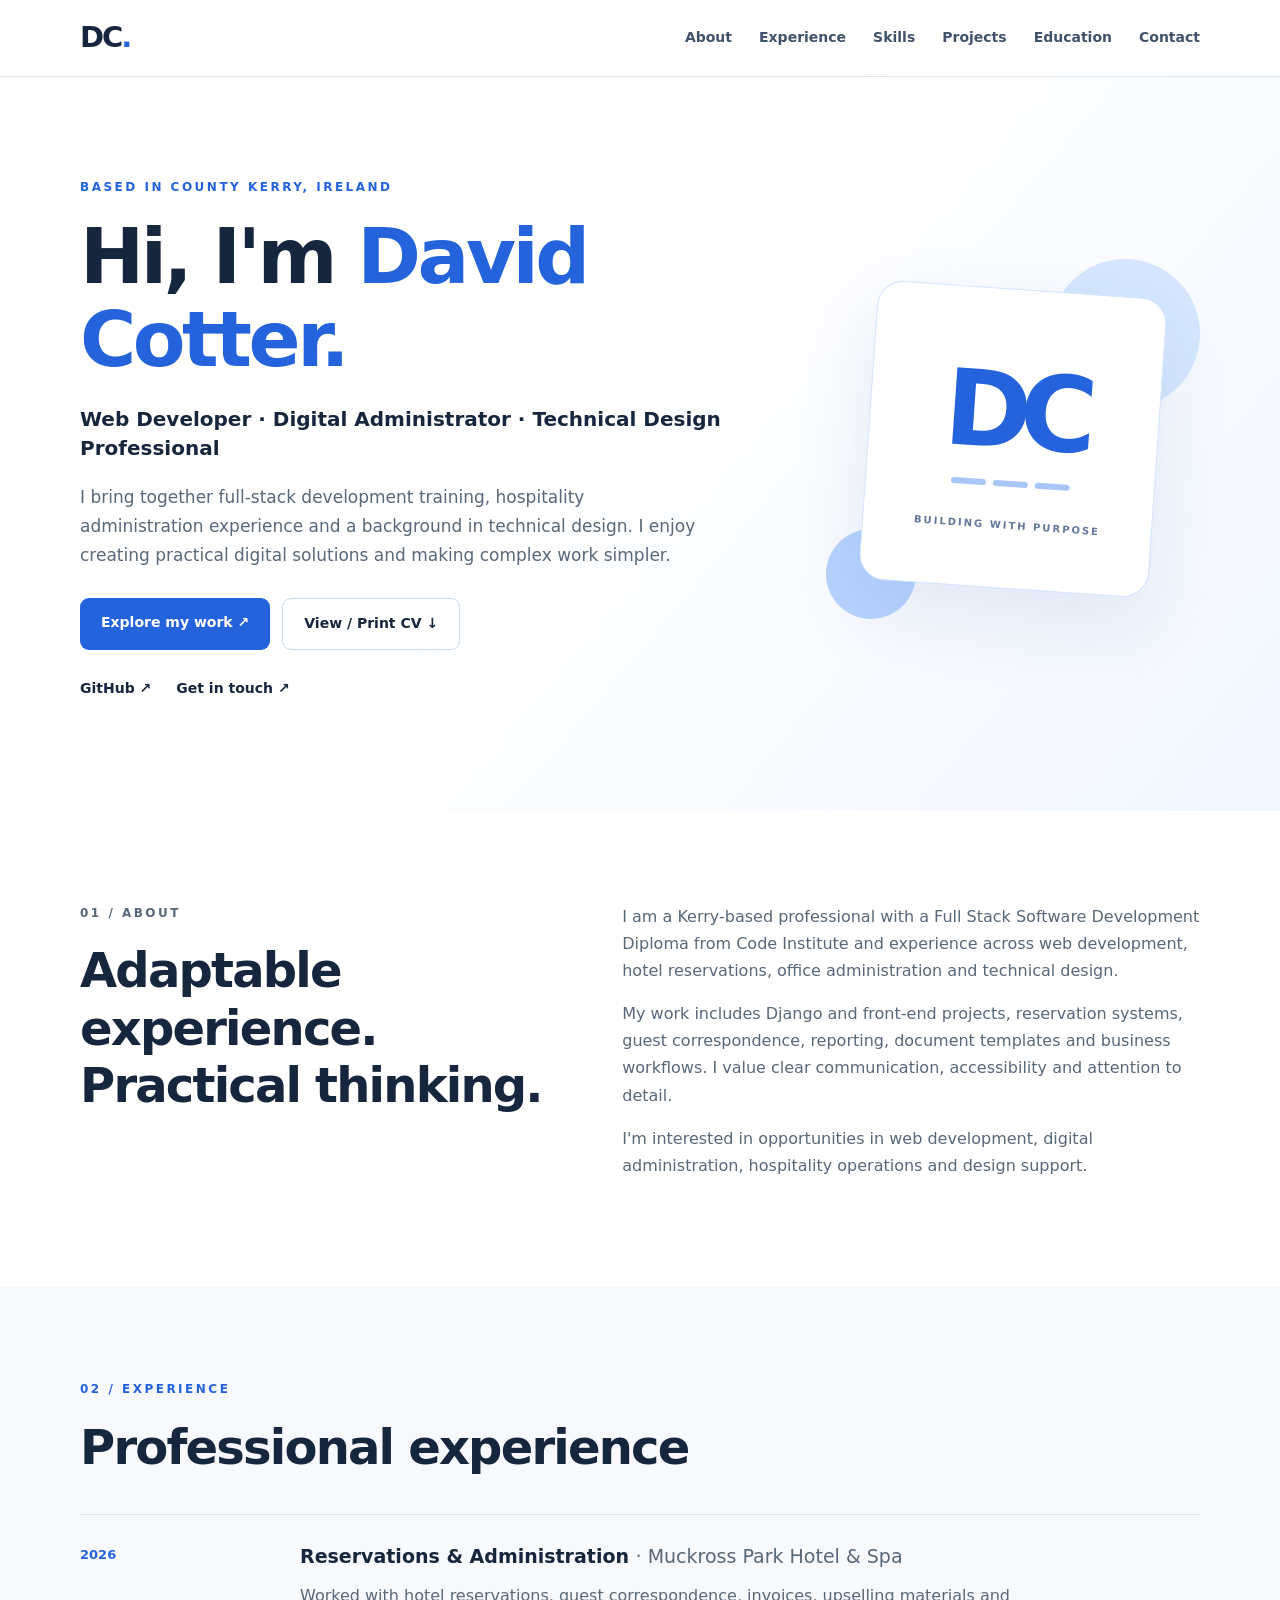
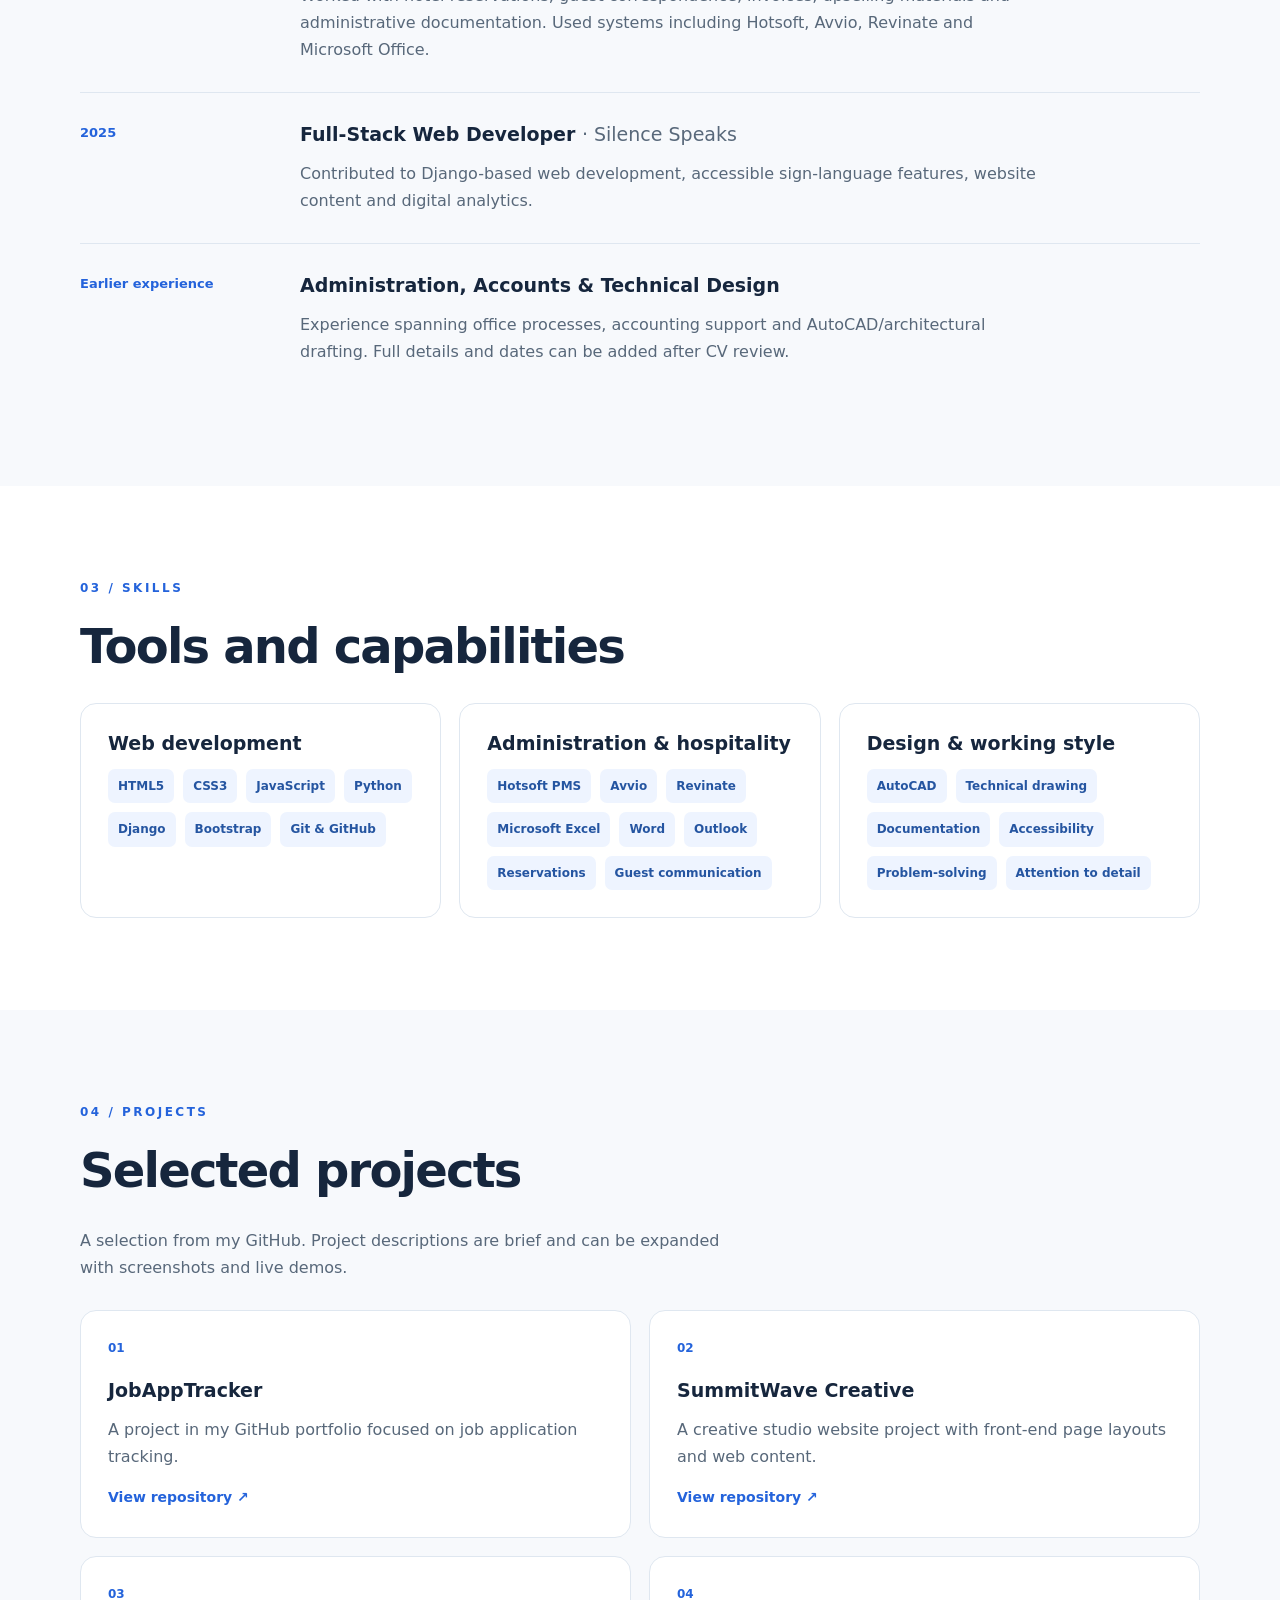
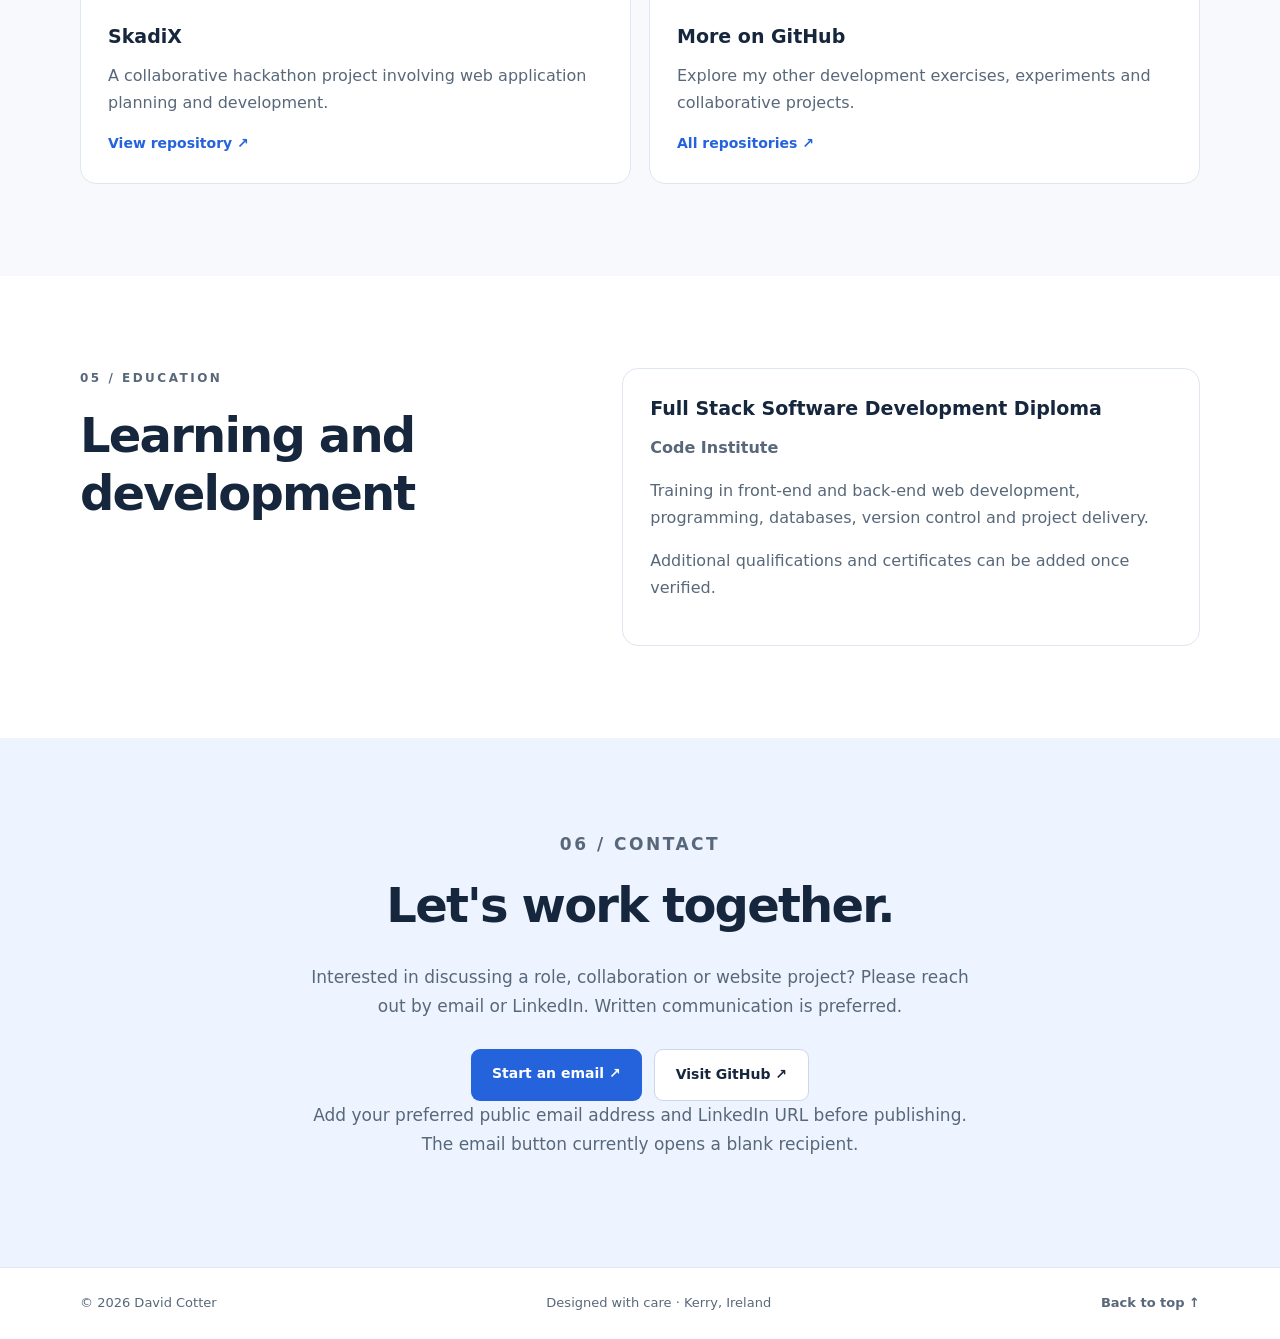
<file: index.html>
<html lang="en">
  <head>
    <meta charset="utf-8" />
    <meta name="viewport" content="width=device-width,initial-scale=1" />
    <meta
      name="description"
      content="David Cotter — portfolio, experience, projects and CV. Web development, digital administration and technical design in Kerry, Ireland."
    />
    <meta name="theme-color" content="#f7f9fc" />
    <title>David Cotter | Portfolio & CV</title>
    <link rel="stylesheet" href="styles.css" />
    <script defer src="script.js"></script>
  </head>
  <body>
    <a class="skip" href="#main">Skip to content</a>
    <header class="site-header">
      <div class="wrap nav">
        <a class="logo" href="#home">DC<span>.</span></a
        ><button
          class="menu"
          aria-label="Toggle navigation"
          aria-expanded="false"
          aria-controls="navlinks"
        >
          ☰
        </button>
        <nav id="navlinks" aria-label="Main navigation">
          <a href="#about">About</a><a href="#experience">Experience</a
          ><a href="#skills">Skills</a><a href="#projects">Projects</a
          ><a href="#education">Education</a><a href="#contact">Contact</a>
        </nav>
      </div>
    </header>
    <main id="main">
      <section class="hero" id="home">
        <div class="wrap hero-grid">
          <div>
            <p class="eyebrow">BASED IN COUNTY KERRY, IRELAND</p>
            <h1>Hi, I'm <span>David Cotter.</span></h1>
            <p class="lead">
              Web Developer · Digital Administrator · Technical Design
              Professional
            </p>
            <p class="intro">
              I bring together full-stack development training, hospitality
              administration experience and a background in technical design. I
              enjoy creating practical digital solutions and making complex work
              simpler.
            </p>
            <div class="actions">
              <a class="btn primary" href="#projects">Explore my work ↗</a
              ><a
                class="btn secondary"
                href="cv.html"
                target="_blank"
                rel="noopener"
                >View / Print CV ↓</a
              >
            </div>
            <div class="social">
              <a
                href="https://github.com/trxdave"
                target="_blank"
                rel="noopener noreferrer"
                >GitHub ↗</a
              ><a href="#contact">Get in touch ↗</a>
            </div>
          </div>
          <div class="hero-art" aria-hidden="true">
            <div class="art-card">
              <span class="art-mark">DC</span>
              <div class="art-lines"><i></i><i></i><i></i></div>
              <span class="art-caption">BUILDING WITH PURPOSE</span>
            </div>
            <span class="orb orb-one"></span><span class="orb orb-two"></span>
          </div>
        </div>
      </section>
      <section id="about" class="section">
        <div class="wrap two">
          <div>
            <p class="eyebrow">01 / ABOUT</p>
            <h2>Adaptable experience.<br />Practical thinking.</h2>
          </div>
          <div>
            <p>
              I am a Kerry-based professional with a Full Stack Software
              Development Diploma from Code Institute and experience across web
              development, hotel reservations, office administration and
              technical design.
            </p>
            <p>
              My work includes Django and front-end projects, reservation
              systems, guest correspondence, reporting, document templates and
              business workflows. I value clear communication, accessibility and
              attention to detail.
            </p>
            <p>
              I'm interested in opportunities in web development, digital
              administration, hospitality operations and design support.
            </p>
          </div>
        </div>
      </section>
      <section id="experience" class="section tinted">
        <div class="wrap">
          <p class="eyebrow">02 / EXPERIENCE</p>
          <h2>Professional experience</h2>
          <div class="timeline">
            <article class="entry">
              <div class="entry-date">2026</div>
              <div>
                <h3>
                  Reservations & Administration
                  <span>· Muckross Park Hotel & Spa</span>
                </h3>
                <p>
                  Worked with hotel reservations, guest correspondence,
                  invoices, upselling materials and administrative
                  documentation. Used systems including Hotsoft, Avvio, Revinate
                  and Microsoft Office.
                </p>
              </div>
            </article>
            <article class="entry">
              <div class="entry-date">2025</div>
              <div>
                <h3>Full-Stack Web Developer <span>· Silence Speaks</span></h3>
                <p>
                  Contributed to Django-based web development, accessible
                  sign-language features, website content and digital analytics.
                </p>
              </div>
            </article>
            <article class="entry">
              <div class="entry-date">Earlier experience</div>
              <div>
                <h3>Administration, Accounts & Technical Design</h3>
                <p>
                  Experience spanning office processes, accounting support and
                  AutoCAD/architectural drafting. Full details and dates can be
                  added after CV review.
                </p>
              </div>
            </article>
          </div>
        </div>
      </section>
      <section id="skills" class="section">
        <div class="wrap">
          <p class="eyebrow">03 / SKILLS</p>
          <h2>Tools and capabilities</h2>
          <div class="skill-grid">
            <div class="panel">
              <h3>Web development</h3>
              <div class="tags">
                <span>HTML5</span><span>CSS3</span><span>JavaScript</span
                ><span>Python</span><span>Django</span><span>Bootstrap</span
                ><span>Git & GitHub</span>
              </div>
            </div>
            <div class="panel">
              <h3>Administration & hospitality</h3>
              <div class="tags">
                <span>Hotsoft PMS</span><span>Avvio</span><span>Revinate</span
                ><span>Microsoft Excel</span><span>Word</span
                ><span>Outlook</span><span>Reservations</span
                ><span>Guest communication</span>
              </div>
            </div>
            <div class="panel">
              <h3>Design & working style</h3>
              <div class="tags">
                <span>AutoCAD</span><span>Technical drawing</span
                ><span>Documentation</span><span>Accessibility</span
                ><span>Problem-solving</span><span>Attention to detail</span>
              </div>
            </div>
          </div>
        </div>
      </section>
      <section id="projects" class="section tinted">
        <div class="wrap">
          <p class="eyebrow">04 / PROJECTS</p>
          <h2>Selected projects</h2>
          <p class="section-note">
            A selection from my GitHub. Project descriptions are brief and can
            be expanded with screenshots and live demos.
          </p>
          <div class="project-grid">
            <article class="project">
              <span class="project-index">01</span>
              <h3>JobAppTracker</h3>
              <p>
                A project in my GitHub portfolio focused on job application
                tracking.
              </p>
              <a
                href="https://github.com/trxdave/JobAppTracker"
                target="_blank"
                rel="noopener noreferrer"
                >View repository ↗</a
              >
            </article>
            <article class="project">
              <span class="project-index">02</span>
              <h3>SummitWave Creative</h3>
              <p>
                A creative studio website project with front-end page layouts
                and web content.
              </p>
              <a
                href="https://github.com/trxdave/SummitWave-Creative"
                target="_blank"
                rel="noopener noreferrer"
                >View repository ↗</a
              >
            </article>
            <article class="project">
              <span class="project-index">03</span>
              <h3>SkadiX</h3>
              <p>
                A collaborative hackathon project involving web application
                planning and development.
              </p>
              <a
                href="https://github.com/trxdave/SkadiX"
                target="_blank"
                rel="noopener noreferrer"
                >View repository ↗</a
              >
            </article>
            <article class="project">
              <span class="project-index">04</span>
              <h3>More on GitHub</h3>
              <p>
                Explore my other development exercises, experiments and
                collaborative projects.
              </p>
              <a
                href="https://github.com/trxdave?tab=repositories"
                target="_blank"
                rel="noopener noreferrer"
                >All repositories ↗</a
              >
            </article>
          </div>
        </div>
      </section>
      <section id="education" class="section">
        <div class="wrap two">
          <div>
            <p class="eyebrow">05 / EDUCATION</p>
            <h2>Learning and development</h2>
          </div>
          <div class="panel">
            <h3>Full Stack Software Development Diploma</h3>
            <p><strong>Code Institute</strong></p>
            <p>
              Training in front-end and back-end web development, programming,
              databases, version control and project delivery.
            </p>
            <p class="muted">
              Additional qualifications and certificates can be added once
              verified.
            </p>
          </div>
        </div>
      </section>
      <section id="contact" class="section contact">
        <div class="wrap contact-inner">
          <p class="eyebrow">06 / CONTACT</p>
          <h2>Let's work together.</h2>
          <p>
            Interested in discussing a role, collaboration or website project?
            Please reach out by email or LinkedIn. Written communication is
            preferred.
          </p>
          <div class="actions">
            <a
              class="btn primary"
              href="mailto:?subject=Portfolio%20enquiry%20for%20David%20Cotter"
              >Start an email ↗</a
            ><a
              class="btn secondary"
              href="https://github.com/trxdave"
              target="_blank"
              rel="noopener noreferrer"
              >Visit GitHub ↗</a
            >
          </div>
          <p class="muted small">
            Add your preferred public email address and LinkedIn URL before
            publishing. The email button currently opens a blank recipient.
          </p>
        </div>
      </section>
    </main>
    <footer>
      <div class="wrap footer-inner">
        <span>© <span id="year">2026</span> David Cotter</span
        ><span>Designed with care · Kerry, Ireland</span
        ><a href="#home">Back to top ↑</a>
      </div>
    </footer>
  </body>
</html>
</file>
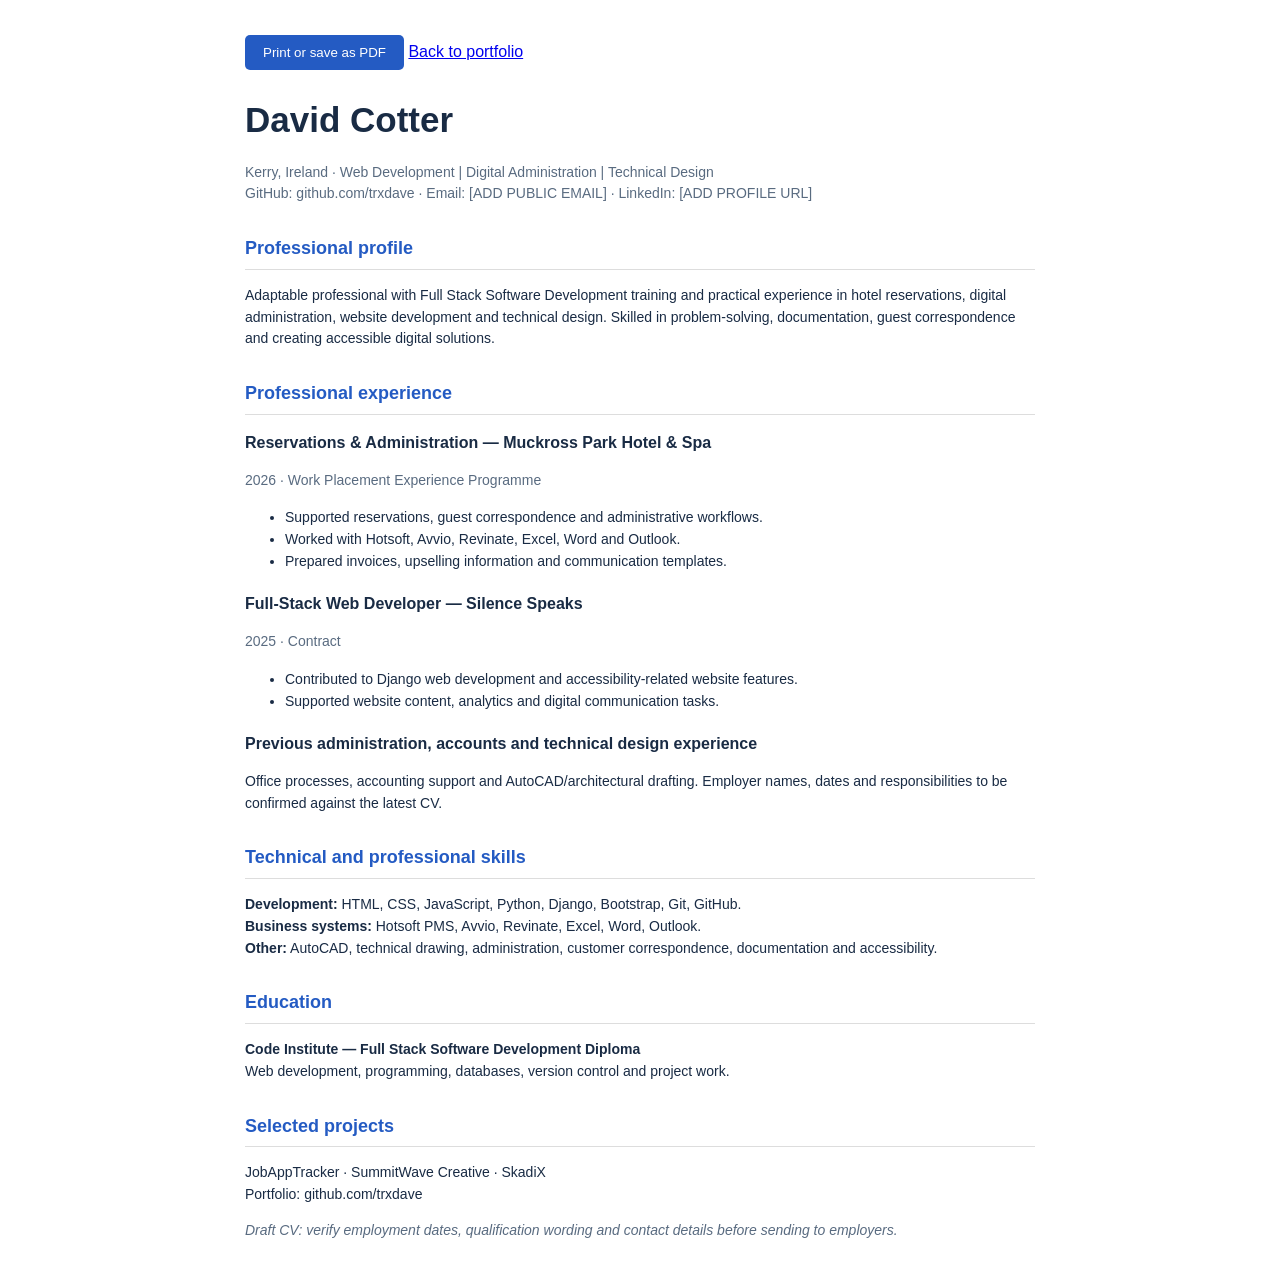
<file: cv.html>
<!DOCTYPE html>
<html lang="en">
  <head>
    <meta charset="utf-8" />
    <meta name="viewport" content="width=device-width,initial-scale=1" />
    <title>David Cotter | CV</title>
    <style>
      body {
        font-family: Arial, sans-serif;
        color: #192b44;
        line-height: 1.55;
        max-width: 790px;
        margin: 35px auto;
        padding: 0 24px;
      }

      h1 {
        font-size: 35px;
        margin-bottom: 0;
      }

      h2 {
        color: #245bc3;
        font-size: 18px;
        border-bottom: 1px solid #ddd;
        padding-bottom: 6px;
        margin-top: 30px;
      }

      p,
      li {
        font-size: 14px;
      }
      .muted {
        color: #596b80;
      }
      .actions {
        margin: 20px 0;
      }
      .actions button {
        padding: 10px 18px;
        border: 0;
        background: #245bc3;
        color: white;
        border-radius: 5px;
        cursor: pointer;
      }
      article {
        margin-bottom: 20px;
      }
      h3 {
        margin-bottom: 4px;
        font-size: 16px;
      }
      @media print {
        .actions {
          display: none;
        }
        body {
          margin: 0;
          max-width: none;
        }
        a {
          color: inherit;
          text-decoration: none;
        }
      }
    </style>
  </head>
  <body>
    <div class="actions">
      <button onclick="window.print()">Print or save as PDF</button>
      <a href="index.html">Back to portfolio</a>
    </div>
    <h1>David Cotter</h1>
    <p class="muted">
      Kerry, Ireland · Web Development | Digital Administration | Technical
      Design<br />GitHub: github.com/trxdave · Email: [ADD PUBLIC EMAIL] ·
      LinkedIn: [ADD PROFILE URL]
    </p>
    <h2>Professional profile</h2>
    <p>
      Adaptable professional with Full Stack Software Development training and
      practical experience in hotel reservations, digital administration,
      website development and technical design. Skilled in problem-solving,
      documentation, guest correspondence and creating accessible digital
      solutions.
    </p>
    <h2>Professional experience</h2>
    <article>
      <h3>Reservations & Administration — Muckross Park Hotel & Spa</h3>
      <p class="muted">2026 · Work Placement Experience Programme</p>
      <ul>
        <li>
          Supported reservations, guest correspondence and administrative
          workflows.
        </li>
        <li>Worked with Hotsoft, Avvio, Revinate, Excel, Word and Outlook.</li>
        <li>
          Prepared invoices, upselling information and communication templates.
        </li>
      </ul>
    </article>
    <article>
      <h3>Full-Stack Web Developer — Silence Speaks</h3>
      <p class="muted">2025 · Contract</p>
      <ul>
        <li>
          Contributed to Django web development and accessibility-related
          website features.
        </li>
        <li>
          Supported website content, analytics and digital communication tasks.
        </li>
      </ul>
    </article>
    <article>
      <h3>Previous administration, accounts and technical design experience</h3>
      <p>
        Office processes, accounting support and AutoCAD/architectural drafting.
        Employer names, dates and responsibilities to be confirmed against the
        latest CV.
      </p>
    </article>
    <h2>Technical and professional skills</h2>
    <p>
      <strong>Development:</strong> HTML, CSS, JavaScript, Python, Django,
      Bootstrap, Git, GitHub.<br /><strong>Business systems:</strong> Hotsoft
      PMS, Avvio, Revinate, Excel, Word, Outlook.<br /><strong>Other:</strong>
      AutoCAD, technical drawing, administration, customer correspondence,
      documentation and accessibility.
    </p>
    <h2>Education</h2>
    <p>
      <strong>Code Institute — Full Stack Software Development Diploma</strong
      ><br />Web development, programming, databases, version control and
      project work.
    </p>
    <h2>Selected projects</h2>
    <p>
      JobAppTracker · SummitWave Creative · SkadiX<br />Portfolio:
      github.com/trxdave
    </p>
    <p class="muted">
      <em
        >Draft CV: verify employment dates, qualification wording and contact
        details before sending to employers.</em
      >
    </p>
  </body>
</html>
</file>
<file: styles.css>
:root {
  --ink: #16263d;
  --muted: #58687a;
  --blue: #2463db;
  --pale: #eef4ff;
  --bg: #fff;
  --line: #dfe7f0;
  --soft: #f7f9fc;
}
* {
  box-sizing: border-box;
}
html {
  scroll-behavior: smooth;
  scroll-padding-top: 80px;
}
body {
  margin: 0;
  font-family: Inter, system-ui, -apple-system, "Segoe UI", sans-serif;
  color: var(--ink);
  background: var(--bg);
  line-height: 1.7;
}
a {
  color: inherit;
}
a:focus-visible,
button:focus-visible {
  outline: 3px solid #f3a84a;
  outline-offset: 4px;
}
.wrap {
  width: min(1120px, calc(100% - 44px));
  margin: auto;
}
.skip {
  position: absolute;
  top: -70px;
  left: 10px;
  background: white;
  padding: 10px;
  z-index: 20;
}
.skip:focus {
  top: 10px;
}
.site-header {
  position: sticky;
  top: 0;
  background: #ffffffee;
  backdrop-filter: blur(14px);
  border-bottom: 1px solid var(--line);
  z-index: 10;
}
.nav {
  height: 76px;
  display: flex;
  justify-content: space-between;
  align-items: center;
}
.logo {
  text-decoration: none;
  font-size: 29px;
  font-weight: 850;
  letter-spacing: -2px;
}
.logo span,
.hero h1 span {
  color: var(--blue);
}
nav {
  display: flex;
  gap: 27px;
}
nav a {
  text-decoration: none;
  font-size: 14px;
  font-weight: 650;
  color: #40536a;
}
nav a:hover,
.social a:hover,
.project a:hover {
  color: var(--blue);
}
.menu {
  display: none;
  border: 1px solid var(--line);
  border-radius: 8px;
  background: white;
  padding: 7px 12px;
  font-size: 22px;
}
.hero {
  background: linear-gradient(130deg, #fff 45%, #f1f6ff);
  padding: 100px 0 110px;
}
.hero-grid {
  display: grid;
  grid-template-columns: 1.3fr 0.7fr;
  align-items: center;
  gap: 50px;
}
.eyebrow {
  font-size: 12px;
  font-weight: 850;
  letter-spacing: 2.5px;
  color: var(--blue);
  margin: 0 0 19px;
}
h1,
h2,
h3,
p {
  margin-top: 0;
}
h1 {
  font-size: clamp(45px, 6vw, 78px);
  line-height: 1.08;
  letter-spacing: -3.5px;
  margin-bottom: 23px;
}
h2 {
  font-size: clamp(32px, 4vw, 48px);
  letter-spacing: -1.8px;
  line-height: 1.2;
  margin-bottom: 28px;
}
h3 {
  font-size: 19px;
  line-height: 1.35;
  margin-bottom: 12px;
}
.lead {
  font-size: 20px;
  font-weight: 700;
  line-height: 1.45;
}
.intro {
  max-width: 620px;
  font-size: 17px;
  color: var(--muted);
}
.actions {
  display: flex;
  flex-wrap: wrap;
  gap: 12px;
  margin-top: 28px;
}
.btn {
  display: inline-block;
  padding: 13px 21px;
  border-radius: 9px;
  text-decoration: none;
  font-size: 14px;
  font-weight: 750;
}
.primary {
  background: var(--blue);
  color: white;
}
.primary:hover {
  background: #164bb3;
}
.secondary {
  background: white;
  border: 1px solid #cbd8eb;
  color: var(--ink);
}
.secondary:hover {
  background: var(--pale);
}
.social {
  display: flex;
  gap: 25px;
  margin-top: 27px;
}
.social a {
  font-size: 14px;
  font-weight: 700;
  text-decoration: none;
}
.hero-art {
  height: 360px;
  position: relative;
  display: grid;
  place-items: center;
}
.art-card {
  height: 300px;
  width: 290px;
  border: 1px solid #d5e4ff;
  border-radius: 26px;
  background: white;
  box-shadow: 0 30px 75px #2758a01c;
  position: relative;
  z-index: 1;
  display: flex;
  flex-direction: column;
  align-items: center;
  justify-content: center;
  transform: rotate(4deg);
}
.art-mark {
  font-size: 105px;
  letter-spacing: -12px;
  font-weight: 850;
  color: var(--blue);
  line-height: 1.3;
}
.art-lines {
  display: flex;
  gap: 7px;
}
.art-lines i {
  width: 35px;
  height: 6px;
  border-radius: 5px;
  background: #a9c6f9;
}
.art-caption {
  margin-top: 30px;
  font-size: 10px;
  font-weight: 850;
  letter-spacing: 2px;
  color: #637998;
}
.orb {
  position: absolute;
  border-radius: 50%;
  background: #d6e6ff;
}
.orb-one {
  width: 150px;
  height: 150px;
  top: 0;
  right: 0;
}
.orb-two {
  width: 90px;
  height: 90px;
  bottom: 0;
  left: 0;
  background: #b9d3ff;
}
.section {
  padding: 92px 0;
}
.tinted {
  background: var(--soft);
}
.two {
  display: grid;
  grid-template-columns: 1fr 1.25fr;
  gap: 80px;
}
.two p,
.entry p,
.panel p,
.project p,
.contact p {
  color: var(--muted);
}
.timeline {
  margin-top: 38px;
}
.entry {
  display: grid;
  grid-template-columns: 190px 1fr;
  gap: 30px;
  padding: 29px 0;
  border-top: 1px solid var(--line);
}
.entry-date {
  font-size: 13px;
  font-weight: 800;
  color: var(--blue);
}
.entry h3 span {
  font-weight: 500;
  color: var(--muted);
}
.entry p {
  max-width: 740px;
  margin-bottom: 0;
}
.skill-grid {
  display: grid;
  grid-template-columns: repeat(3, 1fr);
  gap: 18px;
}
.panel,
.project {
  background: white;
  border: 1px solid var(--line);
  border-radius: 16px;
  padding: 27px;
}
.tags {
  display: flex;
  gap: 9px;
  flex-wrap: wrap;
}
.tags span {
  font-size: 12px;
  font-weight: 650;
  padding: 7px 10px;
  border-radius: 7px;
  background: var(--pale);
  color: #2555a1;
}
.section-note {
  color: var(--muted);
  max-width: 650px;
}
.project-grid {
  display: grid;
  grid-template-columns: repeat(2, 1fr);
  gap: 18px;
  margin-top: 28px;
}
.project {
  display: flex;
  flex-direction: column;
  min-height: 225px;
}
.project-index {
  font-size: 12px;
  color: var(--blue);
  font-weight: 850;
  margin-bottom: 20px;
}
.project p {
  flex: 1;
}
.project a {
  color: var(--blue);
  font-weight: 750;
  font-size: 14px;
  text-decoration: none;
}
.muted {
  color: var(--muted);
}
.small {
  font-size: 12px;
}
.contact {
  background: #edf4ff;
  text-align: center;
}
.contact-inner {
  max-width: 690px;
}
.contact .actions {
  justify-content: center;
}
.contact p {
  font-size: 17px;
}
footer {
  border-top: 1px solid var(--line);
}
.footer-inner {
  display: flex;
  justify-content: space-between;
  gap: 16px;
  flex-wrap: wrap;
  padding: 24px 0;
  font-size: 13px;
  color: var(--muted);
}
.footer-inner a {
  text-decoration: none;
  font-weight: 700;
}
@media (max-width: 800px) {
  .menu {
    display: block;
  }
  nav {
    display: none;
    position: absolute;
    top: 76px;
    left: 0;
    right: 0;
    background: white;
    border-bottom: 1px solid var(--line);
    padding: 20px 24px;
    flex-direction: column;
    gap: 14px;
  }
  nav.open {
    display: flex;
  }
  .hero-grid,
  .two {
    grid-template-columns: 1fr;
    gap: 30px;
  }
  .hero {
    padding: 65px 0;
  }
  .hero-art {
    height: 260px;
  }
  .art-card {
    width: 220px;
    height: 230px;
  }
  .art-mark {
    font-size: 78px;
  }
  .skill-grid {
    grid-template-columns: 1fr;
  }
  .entry {
    grid-template-columns: 1fr;
    gap: 6px;
  }
  .section {
    padding: 65px 0;
  }
}
@media (max-width: 560px) {
  .project-grid {
    grid-template-columns: 1fr;
  }
  h1 {
    letter-spacing: -2px;
  }
  .hero-art {
    display: none;
  }
  .footer-inner {
    flex-direction: column;
  }
}
@media (prefers-reduced-motion: reduce) {
  html {
    scroll-behavior: auto;
  }
}
</file>
